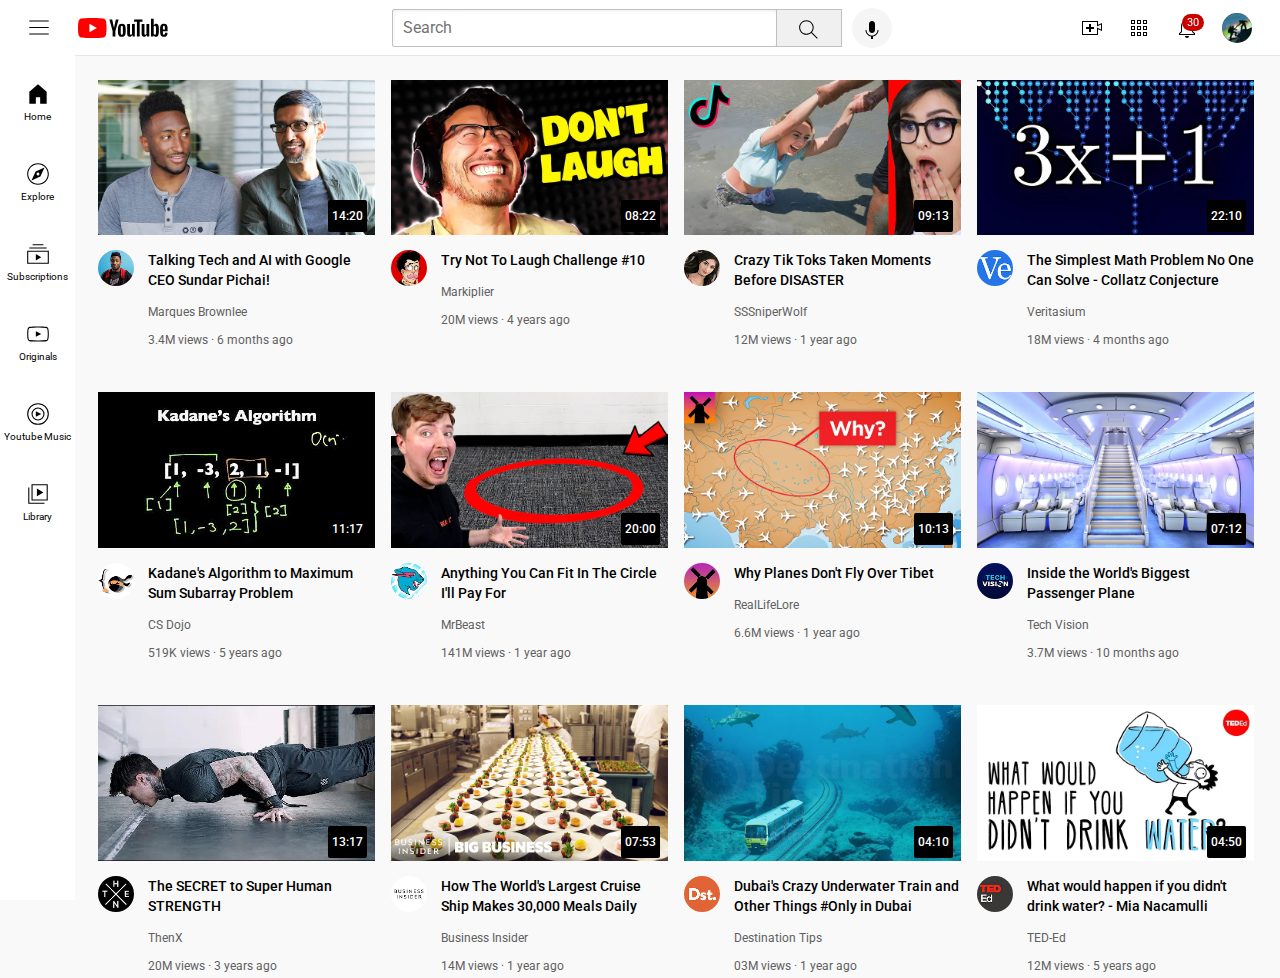
<file: index.html>
<!DOCTYPE html>
<html>
  <head>
    <title>Clone of Youtube</title>

    <link rel="preconnect" href="https://fonts.googleapis.com">
    <link rel="preconnect" href="https://fonts.gstatic.com" crossorigin>
    <link href="https://fonts.googleapis.com/css2?family=Roboto:wght@400;500;700&display=swap" rel="stylesheet">
    <link rel="stylesheet" href="styles/general.css">
    <link rel="stylesheet" href="styles/header.css">
    <link rel="stylesheet" href="styles/video.css">
    <link rel="stylesheet" href="styles/sidebar.css">
  </head>
  <body>
    <div class="header">
      <div class="section-left">
        <img class="hamburger-menu" src="icons/hamburger-menu.svg">
        <img class="youtube-logo" src="icons/youtube-logo.svg">
      </div>
      <div class="section-middle">
        <input class="search-bar" type="text" placeholder="Search">
        <button class="search-button">
          <img class="search-icon"src="icons/search.svg">
          <div class="tooltip">Search</div>
        </button>
        <button class="voice-mic">
          <img class="voice-icon" src="icons/voice-search-icon.svg">
          <div class="tooltip">Search with your voice</div>
        </button>
      </div>
      <div class="section-right">
        <div class="upload-icon">
          <img class="upload" src="icons/upload.svg">
          <div class="tooltip">Create</div>
        </div>
        <div class="apps-youtube">
          <img class="apps" src="icons/youtube-apps.svg">
          <div class="tooltip">Youtube Apps</div>
        </div>
        <div class="notified-bell">
          <img class="notified" src="icons/notifications.svg">
          <div class="bell-no">30</div>
          <div class="tooltip">Notifications</div>
        </div>
        <img class="channel-picture" src="thumbnails/My_Logo.png">
      </div>
    </div>

    <div class="sidebar">
      <div class="sidebar-button">
        <img src="sidebar-icons/home.svg">
        <div>Home</div>
      </div>
      <div class="sidebar-button">
        <img src="sidebar-icons/explore.svg">
        <div>Explore</div>
      </div>
      <div class="sidebar-button">
        <img src="sidebar-icons/subscriptions.svg">
        <div>Subscriptions</div>
      </div>
      <div class="sidebar-button">
        <img src="sidebar-icons/originals.svg">
        <div>Originals</div>
      </div>
      <div class="sidebar-button">
        <img src="sidebar-icons/youtube-music.svg">
        <div>Youtube Music</div>
      </div>
      <div class="sidebar-button">
        <img src="sidebar-icons/library.svg">
        <div>Library</div>
      </div>
    </div>

    <div class="video-grid">
      <div class="video-preview">
        <div class="thumbnail-row">
          <a href="https://www.youtube.com/watch?v=n2RNcPRtAiY" target="_blank" class="video-link">
            <img class="thumbnail" src="thumbnails/thumbnail-1.webp">
          </a>
          <div class="duration">14:20</div>
        </div>
        <div class="video-info-grid">
          <div class="channel-picture">
            <a href="https://www.youtube.com/c/mkbhd" target="_blank">
              <img class="profile-picture" src="thumbnails/channel-1.jpeg">
            </a>
          </div>
          <div class="video-info">
            <a href="https://www.youtube.com/watch?v=n2RNcPRtAiY" target="_blank" class="video-link">
              <p class="video-title">
                Talking Tech and AI with Google CEO Sundar Pichai!
              </p>
            </a>
            <p class="video-author">
              Marques Brownlee
            </p>
            <p class="video-stats">
              3.4M views &#183; 6 months ago
            </p>
          </div>
        </div>
      </div>

      <div class="video-preview">
        <div class="thumbnail-row">
          <a href="https://www.youtube.com/watch?v=mP0RAo9SKZk" target="_blank" class="video-link">
            <img class="thumbnail" src="thumbnails/thumbnail-2.webp">
          </a>
          <div class="duration">08:22</div>
        </div>
        <div class="video-info-grid">
          <div class="channel-picture">
            <a href="https://www.youtube.com/c/markiplier" target="_blank">
              <img class="profile-picture" src="thumbnails/channel-2.jpeg">
            </a>
          </div>
          <div class="video-info">
            <a href="https://www.youtube.com/watch?v=mP0RAo9SKZk" target="_blank" class="video-link">
              <p class="video-title">
                Try Not To Laugh Challenge #10
              </p>
            </a>
            <p class="video-author">
              Markiplier
            </p>
            <p class="video-stats">
              20M views &#183; 4 years ago
            </p>
          </div>
        </div>
      </div>

      <div class="video-preview">
        <div class="thumbnail-row">
          <a href="https://www.youtube.com/watch?v=FgjPQQeTh1w" target="_blank" class="video-link">
            <img class="thumbnail" src="thumbnails/thumbnail-3.webp">
          </a>
          <div class="duration">09:13</div>
        </div>
        <div class="video-info-grid">
          <div class="channel-picture">
            <a href="https://www.youtube.com/user/SSSniperWolf" target="_blank">
              <img class="profile-picture" src="thumbnails/channel-3.jpeg">
            </a>
          </div>
          <div class="video-info">
            <a href="https://www.youtube.com/watch?v=FgjPQQeTh1w" target="_blank" class="video-link">
              <p class="video-title">
                Crazy Tik Toks Taken Moments Before DISASTER
              </p>
            </a>
            <p class="video-author">
              SSSniperWolf
            </p>
            <p class="video-stats">
              12M views &#183; 1 year ago
            </p>
          </div>
        </div>
      </div>

      <div class="video-preview">
        <div class="thumbnail-row">
          <a href="https://www.youtube.com/c/veritasium" target="_blank">
            <img class="thumbnail" src="thumbnails/thumbnail-4.webp">
          </a>
          <div class="duration">22:10</div>
        </div>
        <div class="video-info-grid">
          <div class="channel-picture">
            <a href="https://www.youtube.com/c/veritasium" target="_blank">
              <img class="profile-picture" src="thumbnails/channel-4.jpeg">
            </a>
          </div>
          <div class="video-info">
            <a href="https://www.youtube.com/watch?v=094y1Z2wpJg" target="_blank" class="video-link">
              <p class="video-title">
                The Simplest Math Problem No One Can Solve - Collatz Conjecture
              </p>
            </a>
            <p class="video-author">
              Veritasium
            </p>
            <p class="video-stats">
              18M views &#183; 4 months ago
            </p>
          </div>
        </div>
      </div>

      <div class="video-preview">
        <div class="thumbnail-row">
          <a href="https://www.youtube.com/watch?v=86CQq3pKSUw" target="_blank" class="video-link">
            <img class="thumbnail" src="thumbnails/thumbnail-5.webp">
          </a>
          <div class="duration">11:17</div>
        </div>
        <div class="video-info-grid">
          <div class="channel-picture">
            <a href="https://www.youtube.com/c/CSDojo" target="_blank">
              <img class="profile-picture" src="thumbnails/channel-5.jpeg">
            </a>
          </div>
          <div class="video-info">
            <a href="https://www.youtube.com/watch?v=86CQq3pKSUw" target="_blank" class="video-link">
              <p class="video-title">
                Kadane's Algorithm to Maximum Sum Subarray Problem
              </p>
            </a>
            <p class="video-author">
              CS Dojo
            </p>
            <p class="video-stats">
              519K views &#183; 5 years ago
            </p>
          </div>
        </div>
      </div>

      <div class="video-preview">
        <div class="thumbnail-row">
          <a href="https://www.youtube.com/watch?v=yXWw0_UfSFg" target="_blank" class="video-link">
            <img class="thumbnail" src="thumbnails/thumbnail-6.webp">
          </a>
          
          <div class="duration">20:00</div>
        </div>
        <div class="video-info-grid">
          <div class="channel-picture">
            <a href="https://www.youtube.com/channel/UCX6OQ3DkcsbYNE6H8uQQuVA" target="_blank">
              <img class="profile-picture" src="thumbnails/channel-6.jpeg">
            </a>
          </div>
          <div class="video-info">
            <a href="https://www.youtube.com/watch?v=yXWw0_UfSFg" target="_blank" class="video-link">
              <p class="video-title">
                Anything You Can Fit In The Circle I'll Pay For
              </p>
            </a>
            <p class="video-author">
              MrBeast
            </p>
            <p class="video-stats">
              141M views &#183; 1 year ago
            </p>
          </div>
        </div>
      </div>

      <div class="video-preview">
        <div class="thumbnail-row">
          <a href="https://www.youtube.com/watch?v=fNVa1qMbF9Y" target="_blank" class="video-link">
            <img class="thumbnail" src="thumbnails/thumbnail-7.webp">
          </a>
          <div class="duration">10:13</div>
        </div>
        <div class="video-info-grid">
          <div class="channel-picture">
            <a href="https://www.youtube.com/channel/UCP5tjEmvPItGyLhmjdwP7Ww" target="_blank">
              <img class="profile-picture" src="thumbnails/channel-7.jpeg">
            </a>
          </div>
          <div class="video-info">
            <a href="https://www.youtube.com/watch?v=fNVa1qMbF9Y" target="_blank" class="video-link">
              <p class="video-title">
                Why Planes Don't Fly Over Tibet
              </p>
            </a>
            <p class="video-author">
              RealLifeLore
            </p>
            <p class="video-stats">
              6.6M views &#183; 1 year ago
            </p>
          </div>
        </div>
      </div>

      <div class="video-preview">
        <div class="thumbnail-row">
          <a href="https://www.youtube.com/watch?v=lFm4EM1juls" target="_blank" class="video-link">
            <img class="thumbnail" src="thumbnails/thumbnail-8.webp">
          </a>
          <div class="duration">07:12</div>
        </div>
        <div class="video-info-grid">
          <div class="channel-picture">
            <a href="https://www.youtube.com/channel/UCHAK6CyegY22Zj2GWrcaIxg" target="_blank">
              <img class="profile-picture" src="thumbnails/channel-8.jpeg">
            </a>
          </div>
          <div class="video-info">
            <a href="https://www.youtube.com/watch?v=lFm4EM1juls" target="_blank" class="video-link">
              <p class="video-title">
                Inside the World's Biggest Passenger Plane
              </p>
            </a>
            <p class="video-author">
              Tech Vision
            </p>
            <p class="video-stats">
              3.7M views &#183; 10 months ago
            </p>
          </div>
        </div>
      </div>

      <div class="video-preview">
        <div class="thumbnail-row">
          <a href="https://www.youtube.com/watch?v=ixmxOlcrlUc" target="_blank" class="video-link">
            <img class="thumbnail" src="thumbnails/thumbnail-9.webp">
          </a>
          <div class="duration">13:17</div>
        </div>
        <div class="video-info-grid">
          <div class="channel-picture">
            <a href="https://www.youtube.com/c/OFFICIALTHENXSTUDIOS" target="_blank">
              <img class="profile-picture" src="thumbnails/channel-9.jpeg">
            </a>
          </div>
          <div class="video-info">
            <a href="https://www.youtube.com/watch?v=ixmxOlcrlUc" target="_blank" class="video-link">
              <p class="video-title">
                The SECRET to Super Human STRENGTH
              </p>
            </a>
            <p class="video-author">
              ThenX
            </p>
            <p class="video-stats">
              20M views &#183; 3 years ago
            </p>
          </div>
        </div>
      </div>

      <div class="video-preview">
        <div class="thumbnail-row">
          <a href="https://www.youtube.com/watch?v=R2vXbFp5C9o" target="_blank" class="video-link">
            <img class="thumbnail" src="thumbnails/thumbnail-10.webp">
          </a>
          <div class="duration">07:53</div>
        </div>
        <div class="video-info-grid">
          <div class="channel-picture">
            <a href="https://www.youtube.com/user/businessinsider" target="_blank">
              <img class="profile-picture" src="thumbnails/channel-10.jpeg">
            </a>
          </div>
          <div class="video-info">
            <a href="https://www.youtube.com/watch?v=R2vXbFp5C9o" target="_blank" class="video-link">
              <p class="video-title">
                How The World's Largest Cruise Ship Makes 30,000 Meals Daily
              </p>
            </a>
            <p class="video-author">
              Business Insider
            </p>
            <p class="video-stats">
              14M views &#183; 1 year ago
            </p>
          </div>
        </div>
      </div>

        <div class="video-preview">
        <div class="thumbnail-row">
          <a href="https://www.youtube.com/watch?v=0nZuYyXET3s" target="_blank" class="video-link">
            <img class="thumbnail" src="thumbnails/thumbnail-11.webp">
          </a>
          <div class="duration">04:10</div>
        </div>
        <div class="video-info-grid">
          <div class="channel-picture">
            <a href="https://www.youtube.com/c/Destinationtips" target="_blank">
              <img class="profile-picture" src="thumbnails/channel-11.jpeg">
            </a>
          </div>
          <div class="video-info">
            <a href="https://www.youtube.com/watch?v=0nZuYyXET3s" target="_blank" class="video-link">
              <p class="video-title">
                Dubai's Crazy Underwater Train and Other Things #Only in Dubai
              </p>
            </a>
            <p class="video-author">
              Destination Tips
            </p>
            <p class="video-stats">
              03M views &#183; 1 year ago
            </p>
          </div>
        </div>
      </div>

      <div class="video-preview">
        <div class="thumbnail-row">
          <a href="https://www.youtube.com/watch?v=9iMGFqMmUFs" target="_blank" class="video-link">
            <img class="thumbnail" src="thumbnails/thumbnail-12.webp">
          </a>
          <div class="duration">04:50</div>
        </div>
        <div class="video-info-grid">
          <div class="channel-picture">
            <a href="https://www.youtube.com/teded" target="_blank">
              <img class="profile-picture" src="thumbnails/channel-12.jpeg">
            </a>
          </div>
          <div class="video-info">
            <a href="https://www.youtube.com/watch?v=9iMGFqMmUFs" target="_blank" class="video-link">
              <p class="video-title">
                What would happen if you didn't drink water? - Mia Nacamulli
              </p>
            </a>
            <p class="video-author">
              TED-Ed
            </p>
            <p class="video-stats">
              12M views &#183; 5 years ago
            </p>
          </div>
        </div>
      </div>
    </div>
  </body>

</html>
</file>
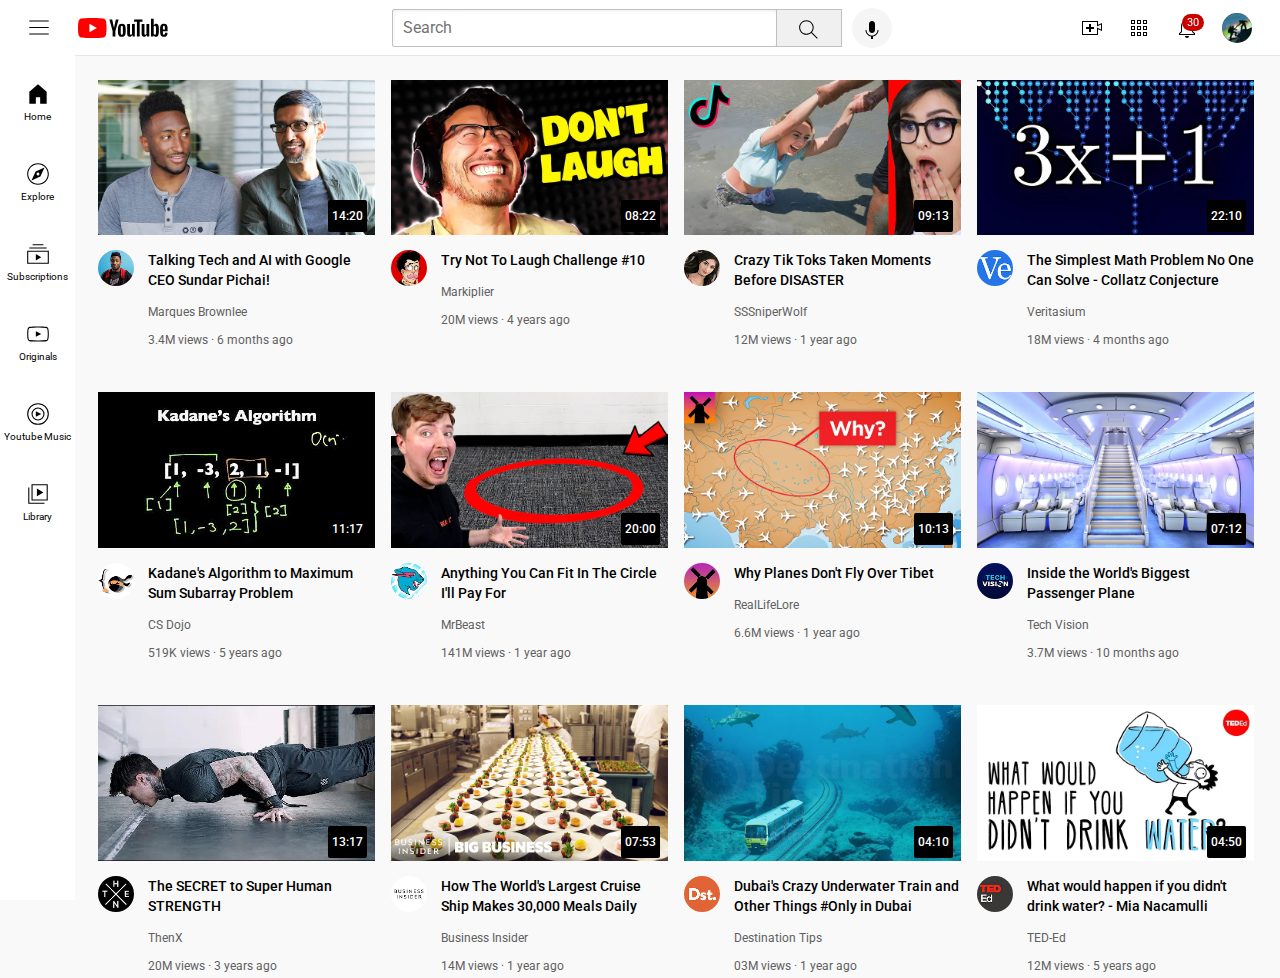
<file: youtube.html>
<!DOCTYPE html>
<html>
  <head>
    <title>Clone of Youtube</title>

    <link rel="preconnect" href="https://fonts.googleapis.com">
    <link rel="preconnect" href="https://fonts.gstatic.com" crossorigin>
    <link href="https://fonts.googleapis.com/css2?family=Roboto:wght@400;500;700&display=swap" rel="stylesheet">
    <link rel="stylesheet" href="styles/general.css">
    <link rel="stylesheet" href="styles/header.css">
    <link rel="stylesheet" href="styles/video.css">
    <link rel="stylesheet" href="styles/sidebar.css">
  </head>
  <body>
    <div class="header">
      <div class="section-left">
        <img class="hamburger-menu" src="icons/hamburger-menu.svg">
        <img class="youtube-logo" src="icons/youtube-logo.svg">
      </div>
      <div class="section-middle">
        <input class="search-bar" type="text" placeholder="Search">
        <button class="search-button">
          <img class="search-icon"src="icons/search.svg">
          <div class="tooltip">Search</div>
        </button>
        <button class="voice-mic">
          <img class="voice-icon" src="icons/voice-search-icon.svg">
          <div class="tooltip">Search with your voice</div>
        </button>
      </div>
      <div class="section-right">
        <div class="upload-icon">
          <img class="upload" src="icons/upload.svg">
          <div class="tooltip">Create</div>
        </div>
        <div class="apps-youtube">
          <img class="apps" src="icons/youtube-apps.svg">
          <div class="tooltip">Youtube Apps</div>
        </div>
        <div class="notified-bell">
          <img class="notified" src="icons/notifications.svg">
          <div class="bell-no">30</div>
          <div class="tooltip">Notifications</div>
        </div>
        <img class="channel-picture" src="thumbnails/My_Logo.png">
      </div>
    </div>

    <div class="sidebar">
      <div class="sidebar-button">
        <img src="sidebar-icons/home.svg">
        <div>Home</div>
      </div>
      <div class="sidebar-button">
        <img src="sidebar-icons/explore.svg">
        <div>Explore</div>
      </div>
      <div class="sidebar-button">
        <img src="sidebar-icons/subscriptions.svg">
        <div>Subscriptions</div>
      </div>
      <div class="sidebar-button">
        <img src="sidebar-icons/originals.svg">
        <div>Originals</div>
      </div>
      <div class="sidebar-button">
        <img src="sidebar-icons/youtube-music.svg">
        <div>Youtube Music</div>
      </div>
      <div class="sidebar-button">
        <img src="sidebar-icons/library.svg">
        <div>Library</div>
      </div>
    </div>

    <div class="video-grid">
      <div class="video-preview">
        <div class="thumbnail-row">
          <a href="https://www.youtube.com/watch?v=n2RNcPRtAiY" target="_blank" class="video-link">
            <img class="thumbnail" src="thumbnails/thumbnail-1.webp">
          </a>
          <div class="duration">14:20</div>
        </div>
        <div class="video-info-grid">
          <div class="channel-picture">
            <a href="https://www.youtube.com/c/mkbhd" target="_blank">
              <img class="profile-picture" src="thumbnails/channel-1.jpeg">
            </a>
          </div>
          <div class="video-info">
            <a href="https://www.youtube.com/watch?v=n2RNcPRtAiY" target="_blank" class="video-link">
              <p class="video-title">
                Talking Tech and AI with Google CEO Sundar Pichai!
              </p>
            </a>
            <p class="video-author">
              Marques Brownlee
            </p>
            <p class="video-stats">
              3.4M views &#183; 6 months ago
            </p>
          </div>
        </div>
      </div>

      <div class="video-preview">
        <div class="thumbnail-row">
          <a href="https://www.youtube.com/watch?v=mP0RAo9SKZk" target="_blank" class="video-link">
            <img class="thumbnail" src="thumbnails/thumbnail-2.webp">
          </a>
          <div class="duration">08:22</div>
        </div>
        <div class="video-info-grid">
          <div class="channel-picture">
            <a href="https://www.youtube.com/c/markiplier" target="_blank">
              <img class="profile-picture" src="thumbnails/channel-2.jpeg">
            </a>
          </div>
          <div class="video-info">
            <a href="https://www.youtube.com/watch?v=mP0RAo9SKZk" target="_blank" class="video-link">
              <p class="video-title">
                Try Not To Laugh Challenge #10
              </p>
            </a>
            <p class="video-author">
              Markiplier
            </p>
            <p class="video-stats">
              20M views &#183; 4 years ago
            </p>
          </div>
        </div>
      </div>

      <div class="video-preview">
        <div class="thumbnail-row">
          <a href="https://www.youtube.com/watch?v=FgjPQQeTh1w" target="_blank" class="video-link">
            <img class="thumbnail" src="thumbnails/thumbnail-3.webp">
          </a>
          <div class="duration">09:13</div>
        </div>
        <div class="video-info-grid">
          <div class="channel-picture">
            <a href="https://www.youtube.com/user/SSSniperWolf" target="_blank">
              <img class="profile-picture" src="thumbnails/channel-3.jpeg">
            </a>
          </div>
          <div class="video-info">
            <a href="https://www.youtube.com/watch?v=FgjPQQeTh1w" target="_blank" class="video-link">
              <p class="video-title">
                Crazy Tik Toks Taken Moments Before DISASTER
              </p>
            </a>
            <p class="video-author">
              SSSniperWolf
            </p>
            <p class="video-stats">
              12M views &#183; 1 year ago
            </p>
          </div>
        </div>
      </div>

      <div class="video-preview">
        <div class="thumbnail-row">
          <a href="https://www.youtube.com/c/veritasium" target="_blank">
            <img class="thumbnail" src="thumbnails/thumbnail-4.webp">
          </a>
          <div class="duration">22:10</div>
        </div>
        <div class="video-info-grid">
          <div class="channel-picture">
            <a href="https://www.youtube.com/c/veritasium" target="_blank">
              <img class="profile-picture" src="thumbnails/channel-4.jpeg">
            </a>
          </div>
          <div class="video-info">
            <a href="https://www.youtube.com/watch?v=094y1Z2wpJg" target="_blank" class="video-link">
              <p class="video-title">
                The Simplest Math Problem No One Can Solve - Collatz Conjecture
              </p>
            </a>
            <p class="video-author">
              Veritasium
            </p>
            <p class="video-stats">
              18M views &#183; 4 months ago
            </p>
          </div>
        </div>
      </div>

      <div class="video-preview">
        <div class="thumbnail-row">
          <a href="https://www.youtube.com/watch?v=86CQq3pKSUw" target="_blank" class="video-link">
            <img class="thumbnail" src="thumbnails/thumbnail-5.webp">
          </a>
          <div class="duration">11:17</div>
        </div>
        <div class="video-info-grid">
          <div class="channel-picture">
            <a href="https://www.youtube.com/c/CSDojo" target="_blank">
              <img class="profile-picture" src="thumbnails/channel-5.jpeg">
            </a>
          </div>
          <div class="video-info">
            <a href="https://www.youtube.com/watch?v=86CQq3pKSUw" target="_blank" class="video-link">
              <p class="video-title">
                Kadane's Algorithm to Maximum Sum Subarray Problem
              </p>
            </a>
            <p class="video-author">
              CS Dojo
            </p>
            <p class="video-stats">
              519K views &#183; 5 years ago
            </p>
          </div>
        </div>
      </div>

      <div class="video-preview">
        <div class="thumbnail-row">
          <a href="https://www.youtube.com/watch?v=yXWw0_UfSFg" target="_blank" class="video-link">
            <img class="thumbnail" src="thumbnails/thumbnail-6.webp">
          </a>
          
          <div class="duration">20:00</div>
        </div>
        <div class="video-info-grid">
          <div class="channel-picture">
            <a href="https://www.youtube.com/channel/UCX6OQ3DkcsbYNE6H8uQQuVA" target="_blank">
              <img class="profile-picture" src="thumbnails/channel-6.jpeg">
            </a>
          </div>
          <div class="video-info">
            <a href="https://www.youtube.com/watch?v=yXWw0_UfSFg" target="_blank" class="video-link">
              <p class="video-title">
                Anything You Can Fit In The Circle I'll Pay For
              </p>
            </a>
            <p class="video-author">
              MrBeast
            </p>
            <p class="video-stats">
              141M views &#183; 1 year ago
            </p>
          </div>
        </div>
      </div>

      <div class="video-preview">
        <div class="thumbnail-row">
          <a href="https://www.youtube.com/watch?v=fNVa1qMbF9Y" target="_blank" class="video-link">
            <img class="thumbnail" src="thumbnails/thumbnail-7.webp">
          </a>
          <div class="duration">10:13</div>
        </div>
        <div class="video-info-grid">
          <div class="channel-picture">
            <a href="https://www.youtube.com/channel/UCP5tjEmvPItGyLhmjdwP7Ww" target="_blank">
              <img class="profile-picture" src="thumbnails/channel-7.jpeg">
            </a>
          </div>
          <div class="video-info">
            <a href="https://www.youtube.com/watch?v=fNVa1qMbF9Y" target="_blank" class="video-link">
              <p class="video-title">
                Why Planes Don't Fly Over Tibet
              </p>
            </a>
            <p class="video-author">
              RealLifeLore
            </p>
            <p class="video-stats">
              6.6M views &#183; 1 year ago
            </p>
          </div>
        </div>
      </div>

      <div class="video-preview">
        <div class="thumbnail-row">
          <a href="https://www.youtube.com/watch?v=lFm4EM1juls" target="_blank" class="video-link">
            <img class="thumbnail" src="thumbnails/thumbnail-8.webp">
          </a>
          <div class="duration">07:12</div>
        </div>
        <div class="video-info-grid">
          <div class="channel-picture">
            <a href="https://www.youtube.com/channel/UCHAK6CyegY22Zj2GWrcaIxg" target="_blank">
              <img class="profile-picture" src="thumbnails/channel-8.jpeg">
            </a>
          </div>
          <div class="video-info">
            <a href="https://www.youtube.com/watch?v=lFm4EM1juls" target="_blank" class="video-link">
              <p class="video-title">
                Inside the World's Biggest Passenger Plane
              </p>
            </a>
            <p class="video-author">
              Tech Vision
            </p>
            <p class="video-stats">
              3.7M views &#183; 10 months ago
            </p>
          </div>
        </div>
      </div>

      <div class="video-preview">
        <div class="thumbnail-row">
          <a href="https://www.youtube.com/watch?v=ixmxOlcrlUc" target="_blank" class="video-link">
            <img class="thumbnail" src="thumbnails/thumbnail-9.webp">
          </a>
          <div class="duration">13:17</div>
        </div>
        <div class="video-info-grid">
          <div class="channel-picture">
            <a href="https://www.youtube.com/c/OFFICIALTHENXSTUDIOS" target="_blank">
              <img class="profile-picture" src="thumbnails/channel-9.jpeg">
            </a>
          </div>
          <div class="video-info">
            <a href="https://www.youtube.com/watch?v=ixmxOlcrlUc" target="_blank" class="video-link">
              <p class="video-title">
                The SECRET to Super Human STRENGTH
              </p>
            </a>
            <p class="video-author">
              ThenX
            </p>
            <p class="video-stats">
              20M views &#183; 3 years ago
            </p>
          </div>
        </div>
      </div>

      <div class="video-preview">
        <div class="thumbnail-row">
          <a href="https://www.youtube.com/watch?v=R2vXbFp5C9o" target="_blank" class="video-link">
            <img class="thumbnail" src="thumbnails/thumbnail-10.webp">
          </a>
          <div class="duration">07:53</div>
        </div>
        <div class="video-info-grid">
          <div class="channel-picture">
            <a href="https://www.youtube.com/user/businessinsider" target="_blank">
              <img class="profile-picture" src="thumbnails/channel-10.jpeg">
            </a>
          </div>
          <div class="video-info">
            <a href="https://www.youtube.com/watch?v=R2vXbFp5C9o" target="_blank" class="video-link">
              <p class="video-title">
                How The World's Largest Cruise Ship Makes 30,000 Meals Daily
              </p>
            </a>
            <p class="video-author">
              Business Insider
            </p>
            <p class="video-stats">
              14M views &#183; 1 year ago
            </p>
          </div>
        </div>
      </div>

        <div class="video-preview">
        <div class="thumbnail-row">
          <a href="https://www.youtube.com/watch?v=0nZuYyXET3s" target="_blank" class="video-link">
            <img class="thumbnail" src="thumbnails/thumbnail-11.webp">
          </a>
          <div class="duration">04:10</div>
        </div>
        <div class="video-info-grid">
          <div class="channel-picture">
            <a href="https://www.youtube.com/c/Destinationtips" target="_blank">
              <img class="profile-picture" src="thumbnails/channel-11.jpeg">
            </a>
          </div>
          <div class="video-info">
            <a href="https://www.youtube.com/watch?v=0nZuYyXET3s" target="_blank" class="video-link">
              <p class="video-title">
                Dubai's Crazy Underwater Train and Other Things #Only in Dubai
              </p>
            </a>
            <p class="video-author">
              Destination Tips
            </p>
            <p class="video-stats">
              03M views &#183; 1 year ago
            </p>
          </div>
        </div>
      </div>

      <div class="video-preview">
        <div class="thumbnail-row">
          <a href="https://www.youtube.com/watch?v=9iMGFqMmUFs" target="_blank" class="video-link">
            <img class="thumbnail" src="thumbnails/thumbnail-12.webp">
          </a>
          <div class="duration">04:50</div>
        </div>
        <div class="video-info-grid">
          <div class="channel-picture">
            <a href="https://www.youtube.com/teded" target="_blank">
              <img class="profile-picture" src="thumbnails/channel-12.jpeg">
            </a>
          </div>
          <div class="video-info">
            <a href="https://www.youtube.com/watch?v=9iMGFqMmUFs" target="_blank" class="video-link">
              <p class="video-title">
                What would happen if you didn't drink water? - Mia Nacamulli
              </p>
            </a>
            <p class="video-author">
              TED-Ed
            </p>
            <p class="video-stats">
              12M views &#183; 5 years ago
            </p>
          </div>
        </div>
      </div>
    </div>
  </body>
</html>
</file>
<file: styles/general.css>
p 
{
  font-family: Roboto, Arial;
  margin-top: 0;
  margin-bottom: 0;
}

body
{
  margin: 0;
  padding-top: 80px;
  padding-left: 98px;
  padding-right: 26px;
  background-color: rgb(249, 249, 249);
}
</file>
<file: styles/header.css>
.search-bar 
{
  display: block;
}
.header
{
  height: 55px;
  display: flex;
  flex-direction: row;
  justify-content: space-between;
  position: fixed;
  top: 0;
  left: 0;
  right: 0;
  z-index: 100;
  background-color: white;
  border-bottom-width: 1px;
  border-bottom-style: solid;
  border-bottom-color: rgb(230,230,230);
}
.section-left
{
  display: flex;
  align-items: center;
}
.hamburger-menu
{
  height: 26px;
  margin-left: 26px;
  margin-right: 26px;
}
.youtube-logo
{
  height: 20px;
}
.section-middle
{
  flex: 1;
  margin-left: 70px;
  margin-right: 35px;
  max-width: 500px;
  display: flex;
  align-items: center;
}
.search-bar
{
  flex: 1;
  height: 34px;
  padding-left: 10px;
  font-size: 16px;
  border: 1px solid rgb(192,192,192);
  border-radius: 2px;
  box-shadow: inset 1px 2px 3px rgba(0,0,0,0.05);
  width: 0;
}
.search-bar::placeholder
{
  font-family: Roboto, Arial;
  font-size: 16px;
}
.search-button
{
  height: 38px;
  width: 66px;
  background-color: rgb(240,240,240);
  border-width: 1px;
  border-style: solid;
  border-color: rgb(192,192,192);
  margin-left: -1px;
  margin-right: 10px;
}
.search-button,
.voice-mic,
.upload-icon,
.apps-youtube,
.notified-bell 
{
  display: flex;
  justify-content: center;
  align-items: center;
  position: relative;
}

.search-button .tooltip,
.voice-mic .tooltip,
.upload-icon .tooltip,
.apps-youtube .tooltip,
.notified-bell .tooltip
{
  font-family: Roboto, Arial;
  position: absolute;
  background-color: gray;
  color: white;
  padding-top: 4px;
  padding-bottom: 4px;
  padding-left: 8px;
  padding-right: 8px;
  border-radius: 2px;
  font-size: 12px;
  bottom: -30px;
  opacity: 0;
  transition: opacity 0.15s;
  pointer-events: none;
  white-space: nowrap;
}

.search-button:hover .tooltip,
.voice-mic:hover .tooltip,
.upload-icon:hover .tooltip
.apps-youtube:hover .tooltip
.notified-bell:hover .tooltip
{
  opacity: 1;
}

.voice-mic
{
  height: 40px;
  width: 40px;
  border-radius: 20px;
  border: none;
  background-color: rgb(245,245,245);
}
.search-icon
{
  height: 25px;
  margin-top: 4px;
}
.voice-icon
{
  height: 24px;
  margin-top: 4px;
  
}
.section-right
{
  width: 180px;
  display: flex;
  align-items: center;
  justify-content: space-between;
  margin-right: 20px;
  flex-shrink: 0;
}
.upload
{
  height: 24px;
}
.apps
{
  height: 24px;
}
.notified
{
  height: 24px;
}
.notified-bell
{
  position: relative;
}
.bell-no
{
  position: absolute;
  top: -2px;
  right: -5px;
  background-color: rgb(200,0,0);
  color: white;
  font-family: Roboto, Arial;
  font-size: 11px;
  padding-left: 5px;
  padding-right: 5px;
  padding-top: 2px;
  padding-bottom: 2px;
  border-radius: 10px;

}
.channel-picture
{
  height: 26px;
  border-radius: 16px;
  margin-right: 6px;
}
</file>
<file: styles/video.css>
.thumbnail 
{
  width: 100%;
}
.video-title 
{
  margin-top: 0;
  font-size: 14px;
  font-weight: 500;
  line-height: 20px;
  margin-bottom: 10px;
}
.video-info-grid 
{
  display: grid;
  grid-template-columns: 50px 1fr;
}
.profile-picture 
{
  width: 36px;
  border-radius: 50px;
}
.thumbnail-row 
{
  margin-bottom: 8px;
  position: relative;
}
.video-author,
.video-stats 
{
  font-size: 12px;
  color: rgb(96, 96, 96);
}
.video-author 
{
  margin-bottom: 4px;
}
.video-grid 
{
  display: grid;
  grid-template-columns: 1fr 1fr 1fr;
  column-gap: 16px;
  row-gap: 40px;
}
@media (max-width: 800px)
{
  .video-grid
  {
    grid-template-columns: 1fr 1fr;
  }
}
@media (min-width: 1000px)
{
  .video-grid
  {
    grid-template-columns: 1fr 1fr 1fr 1fr;
    font-size: 16px;
    line-height: 24px;
  }
}
@media (min-width: 799px) and (max-width: 999px)
{
  .video-grid
  {
    grid-template-columns: 1fr 1fr 1fr;
  }
}
.duration
{
  font-family: Roboto, Arial;
  font-size: 12px;
  font-weight: 500;
  padding: 4px;
  border-radius: 2px;
  background-color: black;
  color: white;
  position: absolute;
  bottom: 10px;
  right: 8px;
}
.video-link
{
  text-decoration: none;
  color: black;
}
.tooltip-channel
{
  background-color: white;
  width: 200px;
  padding: 12px 12px;
  box-shadow: 2px 3px 10px rgba(0, 0, 0, 0.3);
  border-radius: 6px;
  position: absolute;
  top: 55px;
  z-index: 300;
  opacity: 0;
  pointer-events: none;
  display: flex;
  align-items: center;
  transition: opacity 0.15s;
}
.profile-picture-tooltip:hover .tooltip-channel
{
  opacity: 1;
}
.channel-picture
{
  width: 30px;
  height: 30px;
  border-radius: 50px;
  margin-right: 8px;
}
.tooltip-text
{
  font-family: Roboto, Arial;
  font-weight: bold;
  font-size: 16px;
  margin-bottom: 4px;
}
.tooltip-status
{
  font-family: Roboto, Arial;
  color: rgb(96, 96, 96);
  font-size: 14px;
}
</file>
<file: styles/sidebar.css>
.sidebar
{
  position: fixed;
  left: 0;
  bottom: 0;
  top: 55px;
  background-color: white;
  width: 75px;
  z-index: 200;
  padding-top: 6px;

}
.sidebar-button
{
  height: 80px;
  display: flex;
  justify-content: center;
  align-items: center;
  flex-direction: column;
  cursor: pointer;

}
.sidebar-button:hover
{
  background-color: rgb(235, 232, 232);
}
.sidebar-button img
{
  height: 26px;
  margin-bottom: 4px;
}
.sidebar-button div
{
  font-family: Roboto, Arial;
  font-size: 10px;
}
</file>
